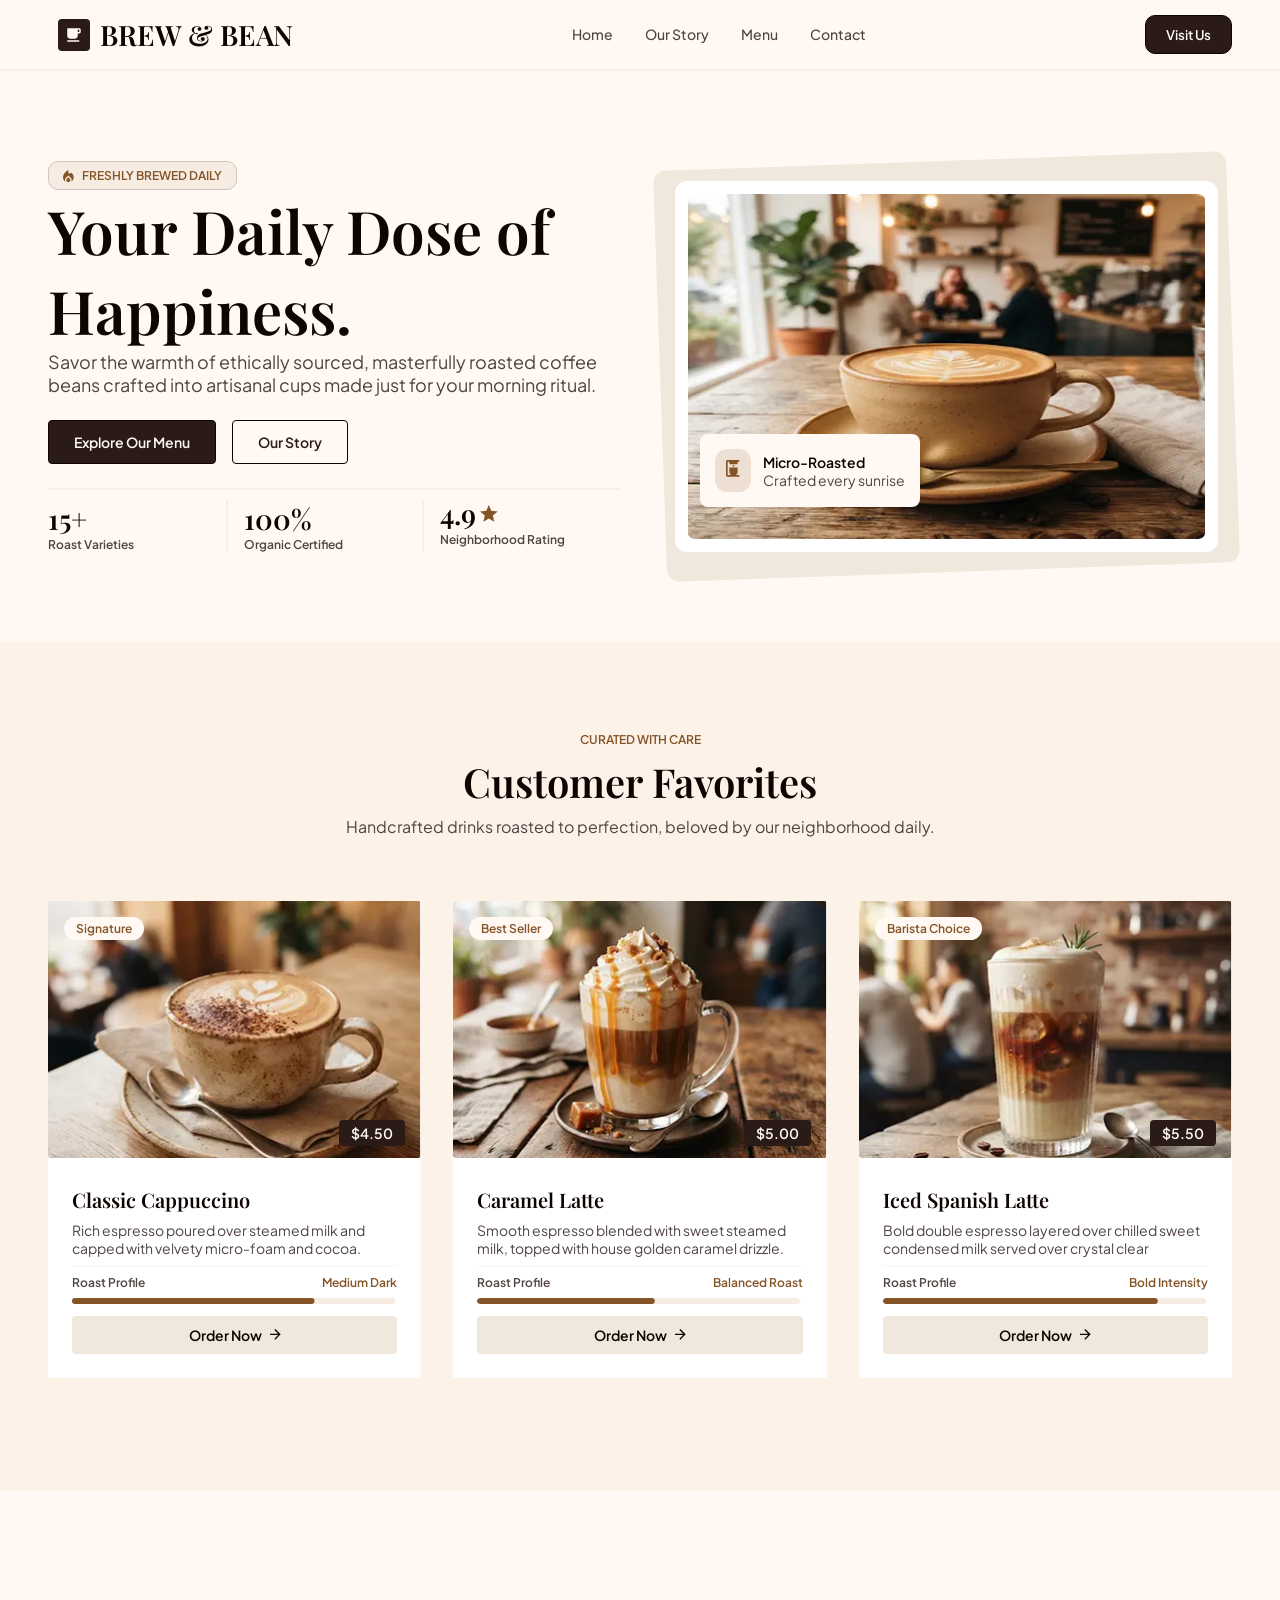
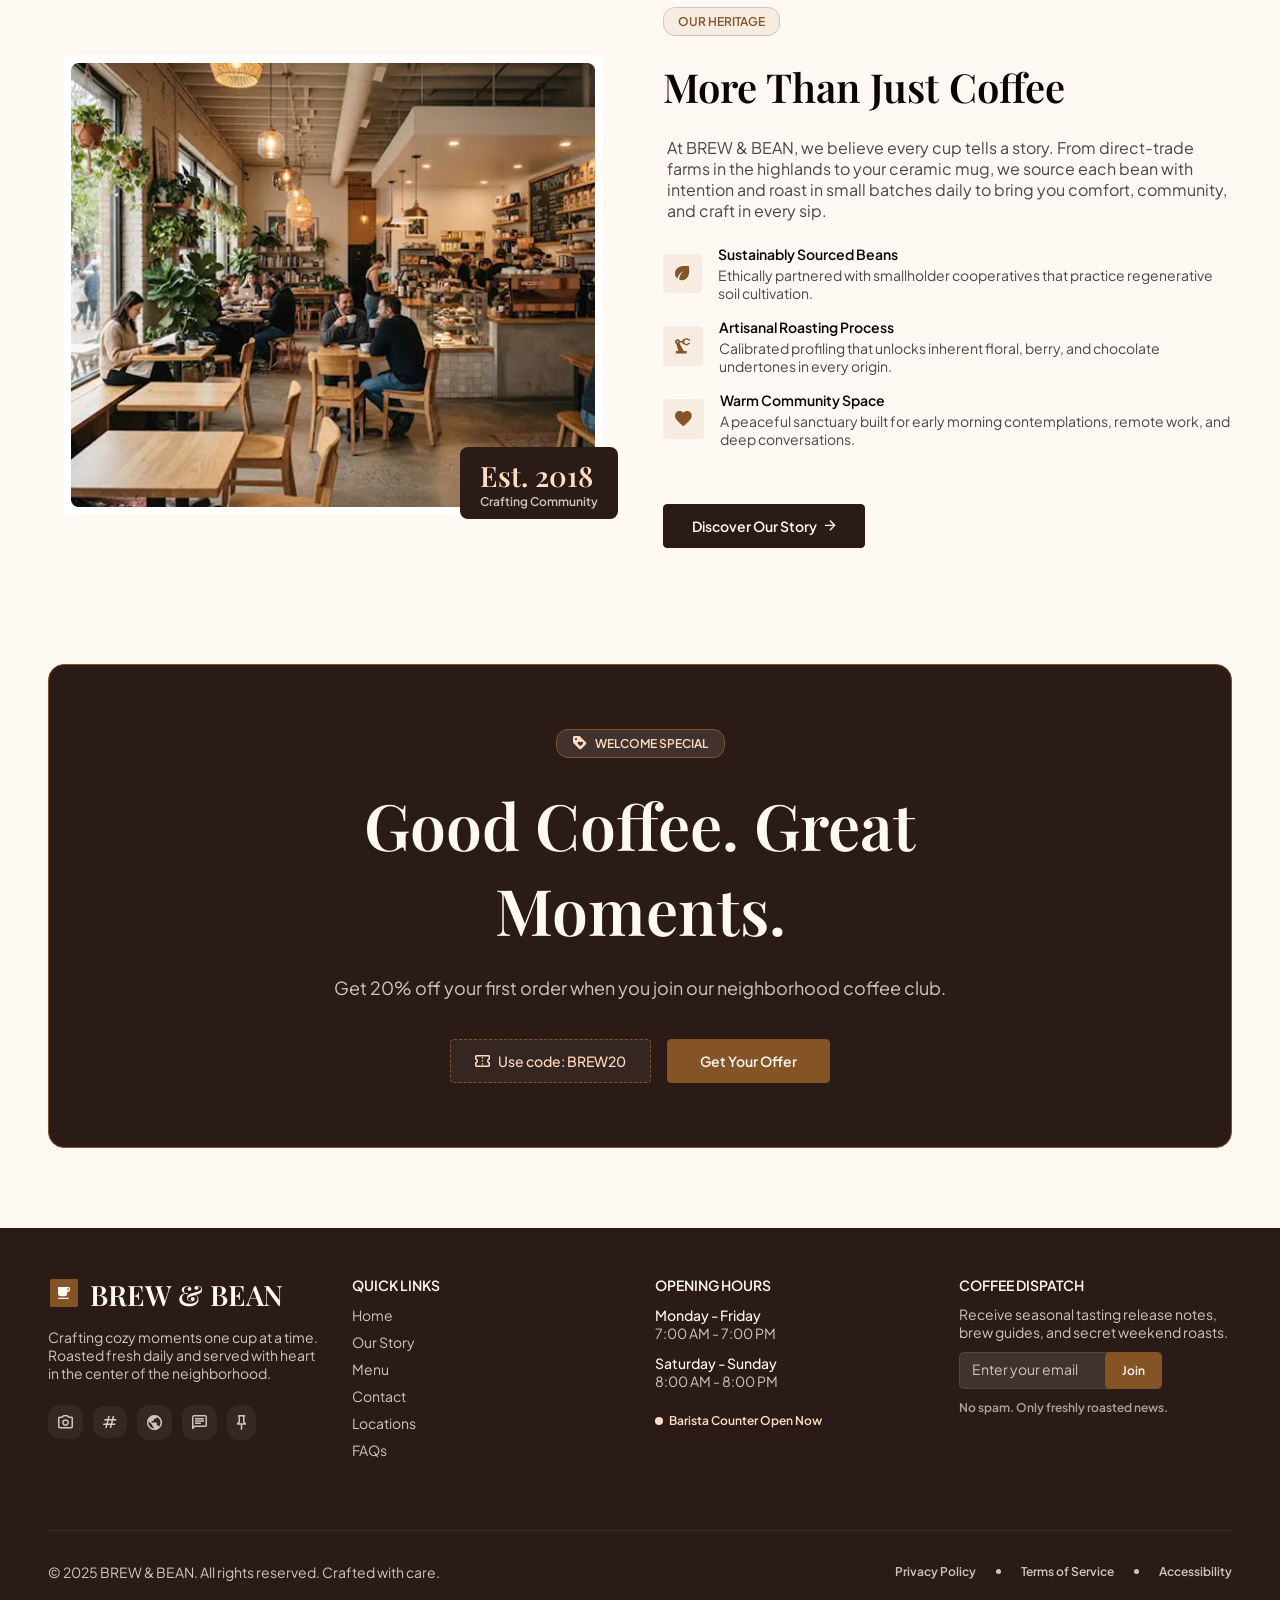
<file: index.html>
<!DOCTYPE html>
<html lang="en">

<head>
    <meta charset="UTF-8">
    <meta name="viewport" content="width=device-width, initial-scale=1.0">
    <link rel="stylesheet" href="./assits/CSS/base.css">
    <link rel="stylesheet" href="./assits/CSS/main.css">
    <title>BREW & BEAN</title>

</head>

<body>

    <header>
        <div class="container">
            <div class="row navGap">
                <div class="logo">
                    <div class="row">
                        <div class="circle"></div>
                        <img src="./assits/imgs/miniproject/icon.svg" alt="logo">
                        <p>BREW & BEAN</p>
                    </div>
                </div>
                <nav class="sections">
                    <ul>
                        <div class="row">
                            <li class="link">
                                <a href="#">Home</a>
                            </li>
                            <li class="link">
                                <a href="#">Our Story</a>
                            </li>
                            <li class="link">
                                <a href="#">
                                    Menu
                                </a>
                            </li>
                            <li class="link">
                                <a href="#">
                                    Contact
                                </a>
                            </li>
                        </div>
                    </ul>
                </nav>
                <div class="endNavbar">
                    <div class="row">
                        <button class="visit">Visit Us</button>
                        <button class="list">
                            <img src="./assits/imgs/miniproject/list.svg" alt="list">
                        </button>
                    </div>
                </div>
            </div>
        </div>
    </header>
    <main>
        <section class="section1">
            <div class="container">
                <div class="left">
                    <div class="row freshDaily">
                        <img class="hotCoffey" src="./assits/imgs/miniproject/hotCoffey.svg" alt="hotCoffey">
                        <img class="fire" src="./assits/imgs/miniproject/fresh.svg" alt="fresh">
                        <p class="fresh">FRESHLY BREWED DAILY</p>
                    </div>
                    <h1>Your Daily Dose of Happiness.</h1>
                    <p class="title">Savor the warmth of ethically sourced, masterfully roasted coffee beans crafted
                        into artisanal cups made just for your morning ritual.</p>
                    <div class="btns">
                        <div class="row">
                            <button class='btn1'>
                                Explore Our Menu
                            </button>
                            <button class='btn2'>
                                Our Story
                            </button>
                        </div>
                    </div>
                    <div class="section1footer">
                        <div class="row row2">
                            <div class="rate bord">
                                <p class="top">15+</p>
                                <p class="bottom1">Roast Varieties</p>
                                <p class="bottom2">Varieties</p>
                            </div>
                            <div class="rate bord">
                                <p class="top">100%</p>
                                <p class="bottom1">Organic Certified</p>
                                <p class="bottom2">Organic</p>
                            </div>
                            <div class="rate">
                                <div class="row">
                                    <p class="top">4.9</p>
                                    <img class="star" src="./assits/imgs/miniproject/star.svg" alt="star">
                                </div>
                                <p class="bottom1">Neighborhood Rating</p>
                                <p class="bottom2">Rating</p>
                            </div>
                        </div>
                    </div>
                </div>
                <div class="right">
                    <div class="rotate">
                    </div>
                    <div class="coffey">
                        <img class="coffeyimg" src="./assits/imgs/miniproject/coffey.webp" alt="coffy">
                        <div class="ethio">
                            <div class="row">
                                <div class="icon">
                                </div>
                                <p>Ethiopian Yirgacheffe</p>
                            </div>
                        </div>
                        <div class="machine">
                            <div class="row">
                                <div class="coffymachine">
                                    <img src="./assits/imgs/miniproject/coffieMachine.svg" alt="coffieMachine">
                                </div>
                                <div class="roasted">
                                    <p class="first">
                                        Micro-Roasted
                                    </p>
                                    <p class="second">
                                        Crafted every sunrise
                                    </p>
                                </div>
                            </div>
                        </div>
                    </div>
                </div>
            </div>
        </section>
        <section class="section2">
            <div class="container">
                <div class="s2title">
                    <div class="row">
                        <div class="line"></div>
                        <p class="house">HOUSE SPECIALTIES</p>
                    </div>
                    <p class="curated">CURATED WITH CARE</p>
                    <h2>Customer Favorites</h2>
                    <p class="Handcrafted">Handcrafted drinks roasted to perfection, beloved by our neighborhood daily.
                    </p>
                    <p class="HandcraftedMopile">Handcrafted daily by our resident baristas.</p>
                </div>
                <div class="drinks">
                    <div class="drink drink1">
                        <div class="hoverDrink">
                            <div class="image">
                                <img class="item" src="./assits/imgs/miniproject/hot cappuccino.webp"
                                    alt="hot cappuccino">
                                <div class="signiture">Signature</div>
                                <div class="price">$4.50</div>
                            </div>
                            <div class="description">
                                <div class="row">
                                    <h3>Classic Cappuccino</h3>
                                    <p class="hot">Hot</p>
                                </div>

                                <p class="ingredients">Rich espresso poured over steamed milk and
                                    capped with velvety micro-foam and cocoa.</p>
                                <div class="s2bottom">
                                    <div class="row">
                                        <p class="first">Roast Profile</p>
                                        <p class="second">Medium Dark</p>
                                    </div>
                                </div>
                                <img class="lines" src="./assits/imgs/miniproject/line1.svg" alt="line1">
                                <div class="order">
                                    <div class="row">
                                        <img class="bayingIcone" src="./assits/imgs/miniproject/bayingIcone.svg"
                                            alt="bayingIcone">
                                        <p>Order Now</p>
                                        <img class="arrow" src="./assits/imgs/miniproject/arrow.svg" alt="arrow">
                                    </div>
                                </div>
                            </div>
                        </div>
                    </div>
                    <div class="drink drink2">
                        <div class="image">
                            <img class="item" src="./assits/imgs/miniproject/caramel latte.webp" alt="caramel latte">
                            <div class="signiture">Best Seller</div>
                            <div class="price">$5.00</div>
                        </div>
                        <div class="description">
                            <div class="row">
                                <h3>Caramel Latte</h3>
                                <p class="hot">Sweet</p>
                            </div>
                            <p class="ingredients">Smooth espresso blended with sweet steamed
                                milk, topped with house golden caramel drizzle.</p>
                            <div class="s2bottom">
                                <div class="row">
                                    <p class="first">Roast Profile</p>
                                    <p class="second">Balanced Roast</p>
                                </div>
                            </div>
                            <img class="lines" src="./assits/imgs/miniproject/line2.svg" alt="line2">
                            <div class="order">
                                <div class="row">
                                    <img class="bayingIcone" src="./assits/imgs/miniproject/bayingIcone.svg"
                                        alt="bayingIcone">
                                    <p>Order Now</p>
                                    <img class="arrow" src="./assits/imgs/miniproject/arrow.svg" alt="arrow">
                                </div>
                            </div>
                        </div>
                    </div>
                    <div class="drink drink3">
                        <div class="image">
                            <img class="item" src="./assits/imgs/miniproject/Iced Spanish latte.webp"
                                alt="Iced Spanish latte">
                            <div class="signiture">Barista Choice</div>
                            <div class="price">$5.50</div>
                        </div>
                        <div class="description">
                            <div class="row">
                                <h3>Iced Spanish Latte</h3>
                                <p class="hot">Iced</p>
                            </div>

                            <p class="ingredients">Bold double espresso layered over chilled
                                sweet condensed milk served over crystal clear</p>
                            <div class="s2bottom">
                                <div class="row">
                                    <p class="first">Roast Profile</p>
                                    <p class="second">Bold Intensity</p>
                                </div>
                            </div>
                            <img class="lines" src="./assits/imgs/miniproject/line3.svg" alt="line3">
                            <div class="order">
                                <div class="row">
                                    <img class="bayingIcone" src="./assits/imgs/miniproject/bayingIcone.svg"
                                        alt="bayingIcone">
                                    <p>Order Now</p>
                                    <img class="arrow" src="./assits/imgs/miniproject/arrow.svg" alt="arrow">
                                </div>
                            </div>
                        </div>
                    </div>
                </div>
            </div>
        </section>
        <section class="section3">
            <div class="container">
                <div class="s3left">
                    <div class="coffeyShop">
                        <img src="./assits/imgs/miniproject/coffeyShop.webp" alt="coffeyShop">
                        <div class="est">
                            <p>Est. 2018</p>
                        </div>
                        <div class="crafting">
                            <p class="firstCraft">Est. 2018</p>
                            <p class="secondCraft">Crafting Community</p>
                        </div>
                    </div>
                </div>
                <div class="s3right">
                    <div class="philosophy">
                        <div class="row">
                            <div class="line"></div>
                            <p>OUR PHILOSOPHY</p>
                        </div>

                    </div>
                    <p class="heritage">OUR HERITAGE</p>
                    <h2>More Than Just Coffee</h2>
                    <p class="story1">We believe the best conversations happen over
                        freshly roasted beans. Since 2018, our sanctuary has
                        been dedicated to ethical direct-trade farm
                        partnerships, quiet spaces, and honoring the slow
                        craft of coffee brewing.</p>
                    <p class="story2">At BREW & BEAN, we believe every cup tells a story. From direct-trade
                        farms in the highlands to your ceramic mug, we source each bean with
                        intention and roast in small batches daily to bring you comfort, community,
                        and craft in every sip.</p>
                    <div class="communities">
                        <div class="community com1">
                            <div class="row">
                                <img class="comunityImage1" src="./assits/imgs/miniproject/leaf1.svg" alt="leaf">
                                <img class="comunityImage2" src="./assits/imgs/miniproject/community1.svg" alt="leaf">
                                <div class="com">
                                    <h3 class="first">Sustainably Sourced Beans</h3>
                                    <h3 class="second">Ethically Sourced</h3>
                                    <p class="dis1">Ethically partnered with smallholder cooperatives that practice
                                        regenerative soil cultivation.</p>
                                    <p class="dis2">100% fair trade relationships with sustainable
                                        independent farms.</p>
                                </div>
                            </div>
                        </div>
                        <div class="community">
                            <div class="row">
                                <img class="comunityImage1" src="./assits/imgs/miniproject/fire1.svg" alt="fire">
                                <img class="comunityImage2" src="./assits/imgs/miniproject/community2.svg" alt="fix">
                                <div class="com">
                                    <h3 class="first">Artisanal Roasting Process</h3>
                                    <h3 class="second">Small-Batch Roasting</h3>
                                    <p class="dis1">Calibrated profiling that unlocks inherent floral, berry, and
                                        chocolate
                                        undertones in every origin.</p>
                                    <p class="dis2">Carefully profiled every Tuesday morning for
                                        guaranteed peak aroma.</p>
                                </div>
                            </div>
                        </div>
                        <div class="community">
                            <div class="row">
                                <img class="comunityImage1" src="./assits/imgs/miniproject/harte1.svg" alt="harte">
                                <img class="comunityImage2" src="./assits/imgs/miniproject/community3.svg" alt="harte">
                                <div class="com">
                                    <h3 class="first">Warm Community Space</h3>
                                    <h3 class="second">Community First</h3>
                                    <p class="dis1">A peaceful sanctuary built for early morning contemplations, remote
                                        work,
                                        and deep conversations.</p>
                                    <p class="dis2">A peaceful, cozy sanctuary designed for reading,
                                        thinking, and unwinding.</p>
                                </div>
                            </div>
                        </div>
                    </div>
                    <div class="discover">
                        <button class="row">
                            <p>Discover Our Story</p>
                            <img src="./assits/imgs/miniproject/discoverArrow.svg" alt="Arrow">
                        </button>
                    </div>
                </div>
            </div>
        </section>
        <section class="section4">
            <div class="container">
                <div class="payment">
                    <div class="row tittle">
                        <img src="./assits/imgs/miniproject/welcom.svg" alt="welcom">
                        <p class="mobileWelcom">Special Mobile Welcome</p>
                        <p class="welcom">WELCOME SPECIAL</p>
                    </div>
                    <h2>Good Coffee. Great Moments.</h2>
                    <p class="mobileDiscount">Get 20% off your first order when you order at
                        the counter or in advance.</p>
                    <p class="discount">Get 20% off your first order when you join our neighborhood coffee club.</p>
                    <div class="row buttons">
                        <button class="button1">
                            <div class="mobileCode">
                                <div class="row">
                                    <p class="code">CODE:</p>
                                    <p class="value">BREW20</p>
                                </div>
                            </div>
                            <div class="row discktopCode">
                                <img src="./assits/imgs/miniproject/pay.svg" alt="pay">
                                <p>Use code: BREW20</p>
                            </div>
                        </button>
                        <button class="button2">
                            Get Your Offer
                        </button>
                    </div>
                </div>
            </div>
        </section>
        <section class="visitBar deletDisktop">
            <div class="container">
                <h2>Visit Our Bar</h2>
                <div class="row">
                    <img src="./assits/imgs/miniproject/location.svg" alt="location">
                    <p>442 Roaster's Way, Brooklyn, NY</p>
                </div>
                <div class="row">
                    <img src="./assits/imgs/miniproject/time.svg" alt="time">
                    <p>Mon-Fri 7am-7pm · Sat-Sun 8am-8p</p>
                </div>
                <div class="row">
                    <img src="./assits/imgs/miniproject/phone.svg" alt="phone">
                    <p>(555) 382-7391</p>
                </div>
            </div>
        </section>
    </main>
    <footer>
        <div class="container">
            <div class="footerTop">
                <div class="rowgrid">
                    <div class="footer1">
                        <div class="row">
                            <img class="icon2" src="./assits/imgs/miniproject/icon2.svg" alt="icon">
                            <h2>BREW & BEAN</h2>
                        </div>
                        <p class="deletMapile">Crafting cozy moments one cup at a time. Roasted
                            fresh daily and served with heart in the center of the
                            neighborhood.</p>
                        <p class="deletDisktop">Crafting peaceful morning rituals and
                            community connection one cup at a time.</p>
                        <div class="linkformopile deletDisktop">
                            <div class="first">
                                <a href="#">Home</a>
                                <a href="#">Menu</a>
                                <a href="#">Privacy Policy</a>
                            </div>
                            <div class="second">
                                <a href="#">Our Story</a>
                                <a href="#">Contact</a>
                                <a href="#">Terms of Service</a>
                            </div>
                        </div>
                        <div class="rowfooter">
                            <div class="row photos">
                                <img src="./assits/imgs/miniproject/camera.svg" alt="camera">
                                <img src="./assits/imgs/miniproject/hash.svg" alt="hash">
                                <img src="./assits/imgs/miniproject/world.svg" alt="world">
                                <img class="deletMapile" src="./assits/imgs/miniproject/massage.svg" alt="massage">
                                <img class="deletMapile" src="./assits/imgs/miniproject/pin.svg" alt="pin">
                            </div>
                            <div class="brookiyn">
                                <p>Brooklyn, NY</p>
                            </div>
                        </div>
                    </div>
                    <div class="footer2">
                        <h3 class="deletMapile">QUICK LINKS</h3>
                        <ul>
                            <li class="deletMapile">
                                <a href="#">Home</a>
                            </li>
                            <li class="deletMapile">
                                <a href="#">Our Story</a>
                            </li>
                            <li class="deletMapile">
                                <a href="#">Menu</a>
                            </li>
                            <li class="deletMapile">
                                <a href="#">Contact</a>
                            </li>
                            <li class="deletMapile">
                                <a href="#">Locations</a>
                            </li>
                            <li class="deletMapile">
                                <a href="#">FAQs</a>
                            </li>
                        </ul>
                    </div>
                    <div class="footer3">
                        <div class="rowfooter3">
                            <h3 class="deletMapile">OPENING HOURS</h3>
                            <div class="open7 deletMapile">
                                <p class="day">Monday - Friday</p>
                                <p class="time">7:00 AM - 7:00 PM</p>
                            </div>
                            <div class="open8 deletMapile">
                                <p class="day">Saturday - Sunday</p>
                                <p class="time">8:00 AM - 8:00 PM</p>
                            </div>
                            <div class="openNow deletMapile">
                                <div class="row">
                                    <div class="circle deletMapile">
                                    </div>
                                    <p class="deletMapile">Barista Counter Open Now</p>
                                </div>
                            </div>
                        </div>
                    </div>
                    <div class="footer4">
                        <h3 class="deletMapile">COFFEE DISPATCH</h3>
                        <p class="topParagragh deletMapile">Receive seasonal tasting release
                            notes, brew guides, and secret
                            weekend roasts.</p>
                        <div class="row">
                            <form>
                                <input class="deletMapile" type="text" placeholder="Enter your email" name="user-email">
                                <input class="deletMapile" type="submit" value="Join">
                            </form>
                        </div>
                        <p class="bottomParagraph deletMapile">No spam. Only freshly roasted news.</p>
                    </div>
                </div>
            </div>
            <div class="footerbottom">
                <div class="rowfooterbottom">
                    <div class="leftbottom">
                        <p>© 2025 BREW & BEAN. All rights reserved. Crafted with care.</p>
                    </div>
                    <div class="rightbottom">
                        <div class="rowrightbottom">
                            <a class="deletMapile" href="#">Privacy Policy</a>
                            <div class="footercircle deletMapile"></div>
                            <a class="deletMapile" href="#">Terms of Service</a>
                            <div class="footercircle deletMapile">
                            </div>
                            <a class="deletMapile" href="#">Accessibility</a>
                        </div>
                    </div>
                </div>
            </div>
        </div>
    </footer>

</body>

</html>
</file>
<file: assits/CSS/base.css>
*{
    margin : 0;
    padding : 0;
    box-sizing: border-box;
}
a{
    text-decoration: line-through;
     /* يحط خط فوق الكلمة وهاي مفيدة في الخصومات   */
       text-decoration: overline;
       /*  بحط خط فوق الكلمة */
        text-decoration: none; 
        /*  بحذف الخط اللي تحت الكلمة */
}
html, body{
    width: 100%;
}
button{
    /* background-color: transparent; بخلي خلفية الزر شفافة */
    /* border: 0; ما الو حدود */
}
ul{
    list-style: none; 
    /* بتكون القوائم ما في الها رموز جنبها كأنها طايرة  */
}
.container{
    width: calc( 100% - 96px );
    margin : auto;
}
.row{
    display: flex;
    flex-wrap: wrap;
    align-items: center;
    /* justify-content: center; */
}
</file>
<file: assits/CSS/main.css>
@font-face {
    font-family: 'playfair semibold';
    src: url('../fonts/PlayfairDisplay-SemiBold.ttf');
}

@font-face {
    font-family: 'jakarta semibold';
    src: url('../fonts/PlusJakartaSans-SemiBold.ttf');
}

@font-face {
    font-family: 'jakartaMedium';
    src: url('../fonts/PlusJakartaSans-Medium.ttf');
}

/* @font-face {
    font-family: 'jakartaReguler';
    src: url('../fonts/PlayfairDisplay-Regular.ttf');
} */
@font-face {
    font-family: 'jakartaReguler';
    src: url('../fonts/PlusJakartaSans-Regular.ttf');
}

body {
    background-color: #FFF8F3;
    width: 100%;
}

header {
    width: 100%;
    padding: 15px 0;
    border-bottom: solid 2px rgb(79, 68, 66, 5%);
}

.logo .row {
    gap: 10px;
}

.logo p {
    font-family: playfair semibold;
    font-size: 28px;
    color: #0E0402;
}

header .container .navGap {
    justify-content: space-between;
    margin: auto;
}

.sections .row {
    gap: 32px;
}

.sections .link a {
    font-family: jakartaMedium;
    font-size: 14px;
    color: #4F4442;
    display: inline-block;
}

.endNavbar .visit {
    padding: 10px 20px;
    font-family: jakarta semibold;
    background-color: #2B1B17;
    color: #FFF8F3;
    border-radius: 10px;
    border: #0E0402 1px solid;
    transition: all .4s;
    margin-left: 0px;
}

.endNavbar .visit:hover {
    background-color: #ae4f35;
    border: #d19180 1px solid;
}

.sections .link a:hover {
    border-bottom: 1px solid #845326;
    color: #845326;
    font-family: jakarta semibold;
}

.endNavbar .list {
    display: none;
}

.section1 {
    margin-top: 90px;
    margin-bottom: 90px;
}

.section1 .container {
    display: grid;
    grid-template-columns: repeat(auto-fit, minmax(300px, 1fr));
    gap: 39px;
}

.section1 .left{
    animation: s3leftAnimation 2s ease both;
}

.section1 .left .hotCoffey {
    display: none;
}

.section1 .fresh {
    font-family: jakarta semibold;
    font-size: 12px;
    color: #845326;
}

.section1 .freshDaily {
    gap: 8px;
    background-color: #F6ECE2;
    width: fit-content;
    padding: 6px 14px;
    border: 1px solid #D3C3C0;
    border-radius: 10px;
}

.section1 h1 {
    font-family: playfair semibold;
    color: #0E0402;
    font-size: 60px;
}

.section1 .title {
    color: #4F4442;
    font-family: jakartaReguler;
    font-size: 18px;
}

.btns .btn1 {
    background-color: #2B1B17;
    padding: 12px 25px;
    border-radius: 4px;
    border: 1px solid #0E0402;
    color: #FFF8F3;
    font-family: jakarta semibold;
    font-size: 14px;
    transition: all 0.4s;
}

.btns .btn1:hover {
    background-color: #ae4f35;
    border: #d19180 1px solid;
}

.btns .row {
    gap: 16px;
    margin: 24px 0px;
}

.btns .btn2 {
    background-color: #FFF8F3;
    padding: 12px 25px;
    border-radius: 4px;
    border: 1px solid #0E0402;
    color: #2B1B17;
    font-family: jakarta semibold;
    font-size: 14px;
    transition: all 0.5s;
}

.btns .btn2:hover {
    background-color: #ae4f35;
    border: #d19180 1px solid;
    color: #FFF8F3;
}

.left .section1footer {
    border-top: solid 2px rgb(79, 68, 66, 5%);
}

.section1footer .row {
    display: grid;
    grid-template-columns: repeat(auto-fit, minmax(100px, 1fr));
    gap: 16px;
}

.section1footer .bord {
    border-right: solid 2px rgb(79, 68, 66, 5%);
    margin-top: 10px;
}

.section1footer .rate .top {
    font-family: playfair semibold;
    font-size: 28px;
    color: #0E0402;
}

.section1footer .rate .bottom1 {
    font-family: jakarta semibold;
    font-size: 12px;
    color: #4F4442;
}

.section1footer .rate .bottom2 {
    display: none;
}

.section1footer .rate .row .star {
    width: 10%;
}

.section1footer .rate .row {
    display: flex;
    flex-wrap: nowrap;
    gap: 4px;
}

.section1 .right {
    position: relative;
}

.section1 .right .rotate {
    background-color: #F0E7DD;
    height: 105%;
    /* transform: rotate(-2deg); */
    z-index: 0;
    display: flex;
    align-items: center;
    justify-content: center;
    border-radius: 12px;
    animation: rotateanimation 2s ease both;
}

@keyframes rotateanimation {
    0% {
        opacity: 0;
        transform: translateY(100px) rotate(0deg);
    }

    50% {
        opacity: 1;
        transform: translateY(0) rotate(0deg);
    }

    100% {
        opacity: 1;
        transform: translateY(0) rotate(-2deg);
    }
}

@keyframes coffeyCup {
    0% {
        opacity: 0;
        transform: translateY(100px);
    }

    100% {
        opacity: 1;
        transform: translateY(0);
    }
}

@keyframes machineAnimation {
    0% {
        opacity: 0;
        transform: translateX(400px);
    }

    100% {
        opacity: 1;
        transform: translateX(0);
    }
}

@keyframes deinksAnimation {
    0% {
        opacity: 0;
        transform: translateY(100px);
    }

    100% {
        opacity: 1;
        transform: translateY(0);
    }
}

@keyframes s3leftAnimation {
    0% {
        opacity: 0;
        transform: translateX(-200px);
    }

    100% {
        opacity: 1;
        transform: translateX(0);
    }
}

@keyframes s3rightAnimation {
    0% {
        opacity: 0;
        transform: translateX(200px);
    }

    100% {
        opacity: 1;
        transform: translateX(0);
    }
}

.section1 .right .coffeyimg {
    padding: 13px;
    background-color: #FFFFFF;
    border-radius: 12px;
    position: absolute;
    width: 90%;
    height: 90%;
    top: 20px;
    left: 15px;
    width: 95%;
    height: 95%;
    animation: coffeyCup 1s ease 0.5s both;
}

.machine {
    background-color: #FFF8F3;
    z-index: 2;
    position: absolute;
    bottom: 45px;
    left: 40px;
    padding: 15px;
    border-radius: 8px;
    animation: machineAnimation 2s 1s ease both;
}

.coffey .ethio {
    display: none;
}

.machine .row {
    gap: 12px;
}

.machine .coffymachine {
    padding: 11px 11px;
    background-color: rgb(132, 83, 38, 15%);
    border-radius: 12px;
}

.machine .roasted .first {
    font-family: jakarta semibold;
    font-size: 14px;
    color: #0E0402;
}

.machine .roasted .second {
    font-family: jakartaReguler;
    font-size: 14px;
    color: #4F4442;
}

.section2 {
    background-color: #FCF2E8;
}

.section2 .s2title {
    padding-top: 90px;
    display: flex;
    flex-direction: column;
    align-items: center;
    justify-content: center;
    gap: 8px;
}

.section2 .s2title .curated {
    font-family: jakarta semibold;
    font-size: 12px;
    color: #845326;
}

.section2 .s2title h2 {
    font-family: playfair semibold;
    font-size: 40px;
    color: #0E0402;
}

.section2 .s2title .Handcrafted {
    font-family: jakartaReguler;
    font-size: 16px;
    color: #4F4442;
    margin-bottom: 64px;
}

.section2 .drinks {
    display: grid;
    grid-template-columns: repeat(auto-fit, minmax(350px, 1fr));
    gap: 32px;
    padding-bottom: 113px;
}

.drink:hover {
    transform: scale(1.09);
}

.section2 .drink {
    background-color: #FFFFFF;
    border-radius: 3px;
    transition: all 0.4s;
}

.section2 .drink .image {
    position: relative;
}

.section2 .drink .item {
    width: 100%;
    height: 50%;
    border-radius: 3px;
    z-index: 0;
}

.section2 .drink .signiture {
    position: absolute;
    z-index: 1;
    top: 16px;
    left: 16px;
    padding: 4px 12px;
    background-color: #FFF8F3;
    border-radius: 12px;
    font-family: jakarta semibold;
    font-size: 12px;
    color: #845326;
}

.section2 .drinks .drink1 {
    animation: deinksAnimation 1s ease both;
    animation-timeline: view();
    animation-range: entry 50% entry 100%;
}

.section2 .drinks .drink2 {
    animation: deinksAnimation 1s 2s ease both;
    animation-timeline: view();
    animation-range: entry 0% entry 100%;
}

.section2 .drinks .drink3 {
    animation: deinksAnimation 1s 3s ease both;
    animation-timeline: view();
    animation-range: entry 0% entry 100%;
}

.section2 .drink .price {
    position: absolute;
    z-index: 1;
    bottom: 16px;
    right: 16px;
    padding: 4px 12px;
    background-color: #2B1B17;
    border-radius: 4px;
    font-family: jakarta semibold;
    font-size: 14px;
    color: #FFF8F3;
}

.section2 .drink .description {
    padding: 24px;
}

.section2 .drink .description .row .hot {
    display: none;
}

.section2 .drink .description .order .row .bayingIcone {
    display: none;
}

.section2 .drink .description h3 {
    font-family: playfair semibold;
    font-size: 20px;
    color: #0E0402;
    margin-bottom: 8px;
}

.section2 .drink .description .ingredients {
    font-family: jakartaReguler;
    font-size: 14px;
    color: #4F4442;
    padding-bottom: 8px;
    border-bottom: solid 2px rgb(79, 68, 66, 3%);
}

.s2bottom .row {
    justify-content: space-between;
    padding-top: 8px;
}

.s2bottom .row .first {
    font-family: jakarta semibold;
    font-size: 12px;
    color: #4F4442;
}

.s2bottom .row .second {
    font-family: jakarta semibold;
    font-size: 12px;
    color: #845326;
}

.section2 .drink .description .order .row {
    display: flex;
    align-items: center;
    justify-content: center;
    padding: 10px 16px;
    background-color: #F0E7DD;
    border-radius: 4px;
    margin-top: 8px;
    gap: 8px;
    transition: all 0.4s;

}

.section2 .drink .description .order .row:hover {
    background-color: #85674c;
}

.section2 .drink .description .order .row p {
    font-family: jakarta semibold;
    font-size: 14px;
    color: #0E0402;
}

.section2 .s2title .row {
    display: none;
}

.section2 .s2title .HandcraftedMopile {
    display: none;
}

.section3 .s3left {
    margin-top: 48px;
    animation: s3leftAnimation 2s ease both;
    animation-timeline: view();
    animation-range: entry 50% entry 100%;
}

.section3 .container {
    margin-top: 116px;
    margin-bottom: 116px;
    display: grid;
    grid-template-columns: repeat(auto-fit, minmax(400px, 1fr));
    gap: 45px;
}

.section3 .s3left .coffeyShop {
    position: relative;
    width: fit-content;
    padding: 0 15px;
}

.section3 .s3left .coffeyShop img {
    width: 100%;
    height: auto;
    padding: 8px;
    background-color: #FFFFFF;
    border-radius: 8px;
    object-fit: cover;
}

.section3 .s3left .coffeyShop .est {
    display: none;
}

.section3 .s3left .coffeyShop .crafting {
    position: absolute;
    bottom: 0px;
    right: 0px;
    padding: 10px 20px;
    background-color: #2B1B17;
    border-radius: 8px;
}

.section3 .s3left .coffeyShop .crafting .firstCraft {
    font-family: playfair semibold;
    font-size: 28px;
    color: #FFDCC2;

}

.section3 .s3left .coffeyShop .crafting .secondCraft {
    font-family: jakarta semibold;
    font-size: 12px;
    color: #D3C3C0;

}

.s3right {
    animation: s3rightAnimation 2s ease both;
    animation-timeline: view();
    animation-range: entry 0% entry 100%;
}

.s3right .heritage {
    font-family: jakarta semibold;
    font-size: 12px;
    color: #845326;
    padding: 6px 14px;
    background-color: #F6ECE2;
    border-radius: 12px;
    width: fit-content;
    border: 1px solid #D3C3C0;
}

.s3right h2 {
    font-family: playfair semibold;
    font-size: 40px;
    color: #0E0402;
    padding-top: 24px;
}

.s3right .philosophy {
    display: none;
}

.s3right .story2 {
    font-family: jakartaReguler;
    font-size: 16px;
    color: #4F4442;
    padding-top: 24px;
    padding-left: 4px;
}

.s3right .story1 {
    display: none;
}

.s3right .communities {
    padding-top: 24px;
}

.s3right .communities .row {
    display: flex;
    flex-wrap: nowrap;
    gap: 16px;
}

.s3right .community .row .comunityImage1 {
    display: none;
}

.s3right .communities .row .comunityImage2 {
    padding: 12px;
    background-color: #F6ECE2;
    border-radius: 4px;
    border: 1px solid #D3C3C0'

}

.s3right .communities .row .first {
    font-family: jakarta semibold;
    font-size: 14px;
    color: #0E0402;
    padding-bottom: 3px;
}

.s3right .communities .row .second {
    display: none;
}

.s3right .communities .community {
    padding-bottom: 16px;
}

.s3right .communities .row .dis1 {
    font-family: jakartaReguler;
    font-size: 14px;
    color: #4F4442;
}

.s3right .communities .row .dis2 {
    display: none;
}

.s3right .communitie .com1 {
    padding-top: 8px;
}

.s3right .discover {
    padding-top: 40px;
}

.s3right .discover .row {
    padding: 12px 28px;
    background-color: #2B1B17;
    border-radius: 4px;
    gap: 8px;
    width: fit-content;
    align-items: center;
    border: 1px solid #2B1B17;
    cursor: pointer;
}

.s3right .discover button p {
    font-family: jakarta semibold;
    font-size: 14px;
    color: #FFF8F3;
    transition: all 0.4s;
}

.s3right .discover button:hover {
    background-color: #ac6856;
    border: #ae4f35 1px solid;
}

.section4 {
    margin-top: 80px;
    margin-bottom: 80px;
}

.section4 .container .payment {
    background-color: #2B1B17;
    border-radius: 16px;
    border: 1px solid #845326;
    display: flex;
    flex-direction: column;
    flex-wrap: nowrap;
    justify-content: center;
    align-items: center;
    gap: 24px;
    padding: 64px 207px;
    animation: deinksAnimation 1s ease both;
    animation-timeline: view();
    animation-range: entry 0% entry 100%;
}

.section4 .container .payment .tittle {
    gap: 8px;
    padding: 6px 16px;
    border-radius: 12px;
    border: 1px solid #845326;
    background-color: rgb(255, 248, 243, 10%);
    width: fit-content;
}

.section4 .container .payment .tittle .welcom {
    font-family: jakarta semibold;
    font-size: 12px;
    color: #FFDCC2;
}

.section4 .container .payment .tittle .mobileWelcom {
    display: none;
}

.section4 .container .payment h2 {
    font-family: playfair semibold;
    font-size: 64px;
    color: #FFF8F3;
    text-align: center;
}

.section4 .container .payment .discount {
    font-family: jakartaReguler;
    font-size: 18px;
    color: #D3C3C0;
    text-align: center;
}

.section4 .container .payment .mobileDiscount {
    display: none;
}

.section4 .container .payment .buttons {
    gap: 16px;
    padding-top: 16px;
}

.section4 .container .payment .buttons .button1 .row {
    gap: 8px;
}
.section4 .container .payment .buttons .button1:hover{
    background-color: #845326;
}
.section4 .container .payment .buttons .button1:hover p{
    color: #FFF8F3;
}
.section4 .container .payment .buttons .button1 .mobileCode {
    display: none;
}

.section4 .container .payment .buttons .button1 {
    padding: 12px 24px;
    border-radius: 4px;
    background-color: rgb(255, 248, 243, 5%);
    border: 1px dashed #845326;
    animation: s3leftAnimation 3s ease both;
    animation-timeline: view();
    animation-range: entry 0% entry 100%;
    transition: all 0.4s;
}

.section4 .container .payment .buttons .button1 p {
    font-family: jakartaMedium;
    font-size: 14px;
    color: #FFDCC2;
}

.section4 .container .payment .buttons .button2 {
    padding: 12px 32px;
    border-radius: 4px;
    background-color: #845326;
    border: #845326 1px solid;
    color: #FFF8F3;
    font-family: jakarta semibold;
    font-size: 14px;
    animation: s3rightAnimation 3s ease both;
    animation-timeline: view();
    animation-range: entry 0% entry 100%;
    transition: all 0.4s;
}
.section4 .container .payment .buttons .button2:hover{
    background-color: rgb(255, 248, 243, 5%);
}
.deletDisktop {
    display: none;
}

footer {
    background-color: #2B1B17;
    padding: 48px 0px;
}

footer .container .footerTop .rowgrid {
    display: grid;
    grid-template-columns: repeat(auto-fit, minmax(200px, 1fr));
    gap: 30px;
    padding-bottom: 48px;
    border-bottom: 1px solid rgb(129, 116, 113, 20%);
}

footer .container .footerTop .footer1 {
    display: flex;
    flex-direction: column;
    gap: 15px;
    padding-bottom: 42px;
}

footer .container .footerTop .footer1 .row {
    display: flex;
    align-items: center;
    gap: 10px;
}

footer .container .footerTop .footer1 .row h2 {
    font-family: playfair semibold;
    font-size: 28px;
    color: #FFF8F3;
}

footer .container .footerTop .footer1 p {
    font-family: jakartaReguler;
    font-size: 14px;
    color: #D3C3C0;
}

footer .container .footerTop .footer1 .photos {
    padding-top: 8px;
}

footer .container .footerTop .footer1 .photos img {
    padding: 10px;
    background-color: rgb(255, 248, 243, 5%);
    border-radius: 12px;
}

footer .container .footerTop .footer2 {
    display: flex;
    flex-direction: column;
    justify-content: start;
    align-items: start;
}

footer .container .footerTop .footer2 h3 {
    padding-bottom: 12px;
    font-family: jakarta semibold;
    font-size: 14px;
    color: #FFF8F3;
}

footer .container .footerTop .footer2 a {
    padding-bottom: 2.5px;
    color: #D3C3C0;
    font-family: jakartaReguler;
    font-size: 14px;
}

footer .container .footerTop .footer2 ul {
    display: flex;
    flex-direction: column;
    justify-content: start;
    align-items: start;
    gap: 8px;
    width: fit-content;
}

footer .container .footerTop .footer3 {
    display: flex;
    flex-direction: column;
    gap: 12px;
    justify-content: start;
    align-items: start;
    padding-bottom: 44px;
    padding-right: 20px;
}

footer .container .footerTop .footer3 .rowfooter3 {
    display: flex;
    flex-direction: column;
    gap: 12px;
    justify-content: start;
    align-items: start;
}

footer .container .footerTop .footer3 .rowfooter3 h3 {
    font-family: jakarta semibold;
    font-size: 14px;
    color: #FFF8F3;
    text-align: start;
}

footer .container .footerTop .footer3 .day {
    font-family: jakartaMedium;
    font-size: 14px;
    color: #FFF8F3;
}

footer .container .footerTop .footer3 .time {
    font-family: jakartaReguler;
    font-size: 14px;
    color: #D3C3C0;
}

footer .container .footerTop .footer3 .openNow {
    padding-top: 11.5px;
    padding-bottom: 4px;
}

footer .container .footerTop .footer3 .openNow .row {
    gap: 6px;
    display: flex;
    width: 100%;
}

footer .container .footerTop .footer3 .openNow .row .circle {
    width: 8px;
    height: 8px;
    background-color: #FFDCC2;
    border-radius: 12px;
}

footer .container .footerTop .footer3 .openNow .row {
    font-family: jakarta semibold;
    font-size: 12px;
    color: #FFDCC2;
}

footer .container .footerTop .footer4 {
    display: flex;
    flex-direction: column;
    justify-content: start;
    align-items: start;
    gap: 11px;
}

footer .container .footerTop .footer4 h3 {
    font-family: jakarta semibold;
    font-size: 14px;
    color: #FFF8F3;
}

footer .container .footerTop .footer4 .topParagragh {
    font-family: jakartaReguler;
    font-size: 14px;
    color: #D3C3C0;
}

footer .container .footerTop .footer4 .row input[type="text"] {
    padding-bottom: 10px;
    padding-left: 12px;
    padding-top: 10px;
    padding-right: 20px;
    background-color: rgb(255, 248, 243, 10%);
    border: 1px solid rgb(129, 116, 113, 30%);
    border-radius: 5px;
}

footer .container .footerTop .footer4 .row form {
    position: relative;
}

footer .container .footerTop .footer4 .row input::placeholder {
    font-family: jakartaReguler;
    font-size: 14px;
    color: #D3C3C0;
}

footer .container .footerTop .footer4 .row input[type="submit"] {
    padding: 10px 16px;
    background-color: #845326;
    border: 1px solid #845326;
    border-radius: 5px;
    position: absolute;
    right: 0px;
    color: #FFF8F3;
    font-family: jakarta semibold;
    font-size: 12px;
}

footer .container .footerTop .footer4 .bottomParagraph {
    font-family: jakarta semibold;
    font-size: 12px;
    color: rgb(211, 195, 192, 80%);
}

footer .container .footerbottom .rowfooterbottom {
    display: flex;
    padding-top: 32px;
    justify-content: space-between;
    align-items: center;
}

footer .container .footerbottom .rowfooterbottom p {
    font-family: jakartaReguler;
    font-size: 14px;
    color: #D3C3C0;
}

footer .container .footerTop .footer1 .rowfooter .brookiyn {
    display: none;
}

footer .container .footerbottom .rowfooterbottom .rowrightbottom {
    display: flex;
    align-items: center;
    gap: 20px
}

footer .container .footerbottom .rowfooterbottom .rowrightbottom .footercircle {
    width: 5px;
    height: 5px;
    border-radius: 50%;
    background-color: #D3C3C0;
}

footer .container .footerbottom .rowfooterbottom .rowrightbottom a {
    font-family: jakarta semibold;
    font-size: 12px;
    color: #D3C3C0;
}

footer .container .footerTop .footer1 .rowfooter .brookiyn {
    display: none;
}

@media (max-width : 800px) {
    header .circle {
        width: 10px;
        height: 10px;
        border-radius: 50%;
        background-color: #845326;
    }

    .logo img {
        display: none;
    }

    header .container {
        width: calc(100% - 20px);
        margin: auto;
    }

    .sections {
        display: none;
    }

    .logo p {
        font-size: 15px;
    }

    .endNavbar .visit {
        padding: 5px 10px;
        font-size: 11px;
    }

    .endNavbar .list {
        display: block;
        background-color: #FFF8F3;
        border: none;
    }

    .endNavbar .row {
        gap: 5px;
    }

    .section1 {
        margin-top: 50px;
    }

    .section1 .container {
        width: calc(100% - 20px);
        margin: auto;
        display: flex;
        flex-direction: column;
    }

    .section1 .left .hotCoffey {
        display: block;
    }

    .section1 .left .fire {
        display: none;
    }

    .section1 .fresh {
        font-size: 10px;

    }

    .section1 h1 {
        font-size: 35px;
        margin-bottom: 10px;
    }

    .section1 .title {
        font-size: 12px;
    }

    .btns .btn1 {
        width: 100%;
    }

    .btns .btn2 {
        width: 100%;
    }

    .section1 .left {
        display: contents;
    }


    .section1 .right .rotate {
        display: none;
    }

    .section1 .right .coffey {
        position: relative;
    }

    .section1 .right .coffeyimg {
        order: 1;
        padding: 0px;
        position: relative;
        width: 100%;
        height: 100%;
        top: 0px;
        left: 0px;
        z-index: 0;
    }

    .section1 .left .section1footer {
        order: 2;
    }

    .machine {
        display: none;
    }

    .coffey .ethio {
        display: block;
    }

    .coffey .ethio .row {
        position: absolute;
        bottom: 12px;
        left: 12px;
        gap: 5px;
        background-color: #FFF8F3;
        border-radius: 12px;
        padding: 4px 10px;
    }

    .coffey .ethio .row .icon {
        width: 8px;
        height: 8px;
        border-radius: 50%;
        background-color: #FEBC85;
    }

    .coffey .ethio .row p {
        font-family: jakartaMedium;
        font-size: 12px;
        color: #0E0402;
    }

    .section1footer .rate .bottom1 {
        display: none;
    }

    .section1footer .rate .bottom2 {
        display: block;
        color: #4F4442;
        font-family: jakartaMedium;
        font-size: 10px;
    }

    .section1footer .row2 {
        display: grid;
        grid-template-columns: 1fr 1fr 1fr;
        /* gap: 16px; */
        align-items: center;
        justify-content: center;
        text-align: center;
        padding: 12px 8px;
    }

    .section1footer .rate {
        margin-top: 0px;
        padding-right: 0px;
    }

    .left .section1footer {
        border: solid 2px rgb(79, 68, 66, 5%);
        border-radius: 8px;
        background-color: #FCF2E8;
    }

    .section1footer .rate .top {
        font-size: 20px;
    }

    .section1footer .rate .row .star {
        width: 10%;
    }

    .section1footer .rate .row {
        display: flex;
        flex-direction: row;
        flex-wrap: nowrap;
        align-items: center;
        justify-content: center;
        gap: 4px;
    }

    .section2 .container {
        width: calc(100% - 20px);
        margin: auto;
    }

    .section2 .s2title .row {
        display: flex;
        gap: 6px;
    }

    .section2 .s2title .row .house {
        font-family: jakarta semibold;
        font-size: 12px;
        color: #845326;
    }

    .section2 .s2title .HandcraftedMopile {
        display: block;
        font-family: jakartaReguler;
        font-size: 14px;
        color: #4F4442;
        margin-bottom: 20px;
    }

    .section2 .s2title .curated {
        display: none;
    }

    .section2 .s2title .Handcrafted {
        display: none;
    }

    .section2 .s2title {
        display: flex;
        align-items: start;

    }

    .section2 .s2title {
        padding-top: 50px;
    }

    .section2 .drink .item {
        width: 100%;
    }

    .section2 .s2title .line {
        width: 20px;
        height: 1px;
        background-color: #845326;
    }

    .section2 .s2title h2 {
        font-size: 28px;
    }

    .section2 .drink .signiture {
        display: none;
    }

    .section2 .drink .price {
        right: 23px;
        top: 23px;
        height: fit-content;
        background-color: #FFF8F3;
        font-family: playfair semibold;
        color: #0E0402;
        border-radius: 12px;
    }

    .section2 .drink .description {
        padding: 13px;
    }

    .section2 .drink .image {
        padding: 13px;
    }

    .section2 .drink .description .row {
        display: flex;
        justify-content: space-between;
        align-items: center;
    }

    .section2 .drink .description .row .hot {
        display: block;
        font-family: jakartaMedium;
        font-size: 12px;
        color: #845326;
        padding: 2px 8px;
        background-color: #F6ECE2;
        margin-bottom: 5px;
    }

    .s2bottom {
        display: none;
    }

    .section2 .drink .description .lines {
        display: none;
    }

    .section2 .drink .description .ingredients {
        border-bottom: none;
    }

    .section2 .drinks {
        display: grid;
        grid-template-columns: 1fr;
        padding-bottom: 80px;
    }

    .section2 .drink:hover {
        transform: none;
    }

    .section2 .drink {
        transition: none;
    }

    .section2 .drink .description .order .row {
        transition: none;
        background-color: #2B1B17;
    }

    .section2 .drink .description .order .row .arrow {
        display: none;
    }

    .section2 .drink .description .order .row .bayingIcone {
        display: block;
    }

    .section2 .drink .description .order .row p {
        font-family: jakarta semibold;
        font-size: 12px;
        color: #FFF8F3;
    }

    .section3 .container {
        width: calc(100% - 20px);
        margin: auto;
        display: flex;
        flex-direction: column;
        align-items: start;
        justify-content: center;
    }

    .section3 .s3left .coffeyShop .crafting {
        display: none;
    }

    .section3 .s3left .coffeyShop {
        padding: 0px;
    }

    .section3 .s3left .coffeyShop .est {
        display: block;
        font-family: jakarta semibold;
        font-size: 12px;
        color: #FFF8F3;
        background-color: rgb(43, 27, 23, 90%);
        border-radius: 12px;
        padding: 4px 10px;
        position: absolute;
        top: 12px;
        left: 12px;
    }

    .section3 .s3left .coffeyShop img {
        padding: 0px;
    }

    .s3right .heritage {
        display: none;
    }

    .s3right .philosophy {
        display: block;
        padding-bottom: 4px;
    }

    .s3right .philosophy .row {
        gap: 6px;
    }

    .s3right .philosophy .row .line {
        width: 20px;
        height: 1px;
        background-color: #845326;
    }

    .s3right .philosophy .row p {
        font-family: jakarta semibold;
        font-size: 12px;
        color: #845326;
    }

    .s3right h2 {
        font-size: 28px;
        padding-bottom: 10px;
    }

    .s3right .story1 {
        display: block;
        font-family: jakartaReguler;
        font-size: 14px;
        color: #4F4442;
        padding-bottom: 20px;
    }

    .s3right .story2 {
        display: none;
    }

    .s3right .communities .row .second {
        display: block;
        font-family: jakarta semibold;
        font-size: 14px;
        color: #0E0402;

    }

    .s3right .communities .row .first {
        display: none;
    }

    .s3right .communities .row .dis2 {
        display: block;
        font-family: jakartaReguler;
        font-size: 12px;
        color: #4F4442;

    }

    .s3right .communities .row .dis1 {
        display: none;
    }

    .s3right .communities .community {
        background-color: #FCF2E8;
        border: 1px solid #D3C3C0;
        padding: 10px;
        border-radius: 8px;
        margin-bottom: 14px;
    }

    .s3right .community .row .comunityImage1 {
        display: block;
        padding: 11px;
        background-color: #F6ECE2;
        border-radius: 4px;

    }

    .s3right .community .row .comunityImage2 {
        display: none;
    }

    .s3right .discover .row {
        width: 100%;
        background-color: #F6ECE2;
        border-radius: 4px;
        border: 1px solid #D3C3C0;
        display: flex;
        justify-content: center;
        align-items: center;
        margin-bottom: 32px;
    }

    .s3right .discover .row p {
        color: #0E0402;
    }

    .s3right .discover img {
        display: none;
    }

    .section4 {
        margin-top: 24px;
        margin-bottom: 24px;
    }

    .section4 .container {
        width: calc(100% - 20px);
        margin: auto;
        display: flex;
        flex-direction: column;
        flex-wrap: nowrap;
        justify-content: center;
    }

    .section4 .container .payment {
        padding: 20px;
    }

    .section4 .container .payment .tittle .welcom {
        display: none;
    }

    .section4 .container .payment .tittle .mobileWelcom {
        display: block;
        font-family: jakarta semibold;
        font-size: 12px;
        color: #FFDCC2;
    }

    .section4 .container .payment h2 {
        font-size: 28px;
    }

    .section4 .container .payment .mobileDiscount {
        display: block;
        font-family: jakartaReguler;
        font-size: 14px;
        color: rgb(240, 231, 221, 80%);
        align-items: center;
    }

    .section4 .container .payment .discount {
        display: none;
    }

    .section4 .container .payment .buttons .button1 .mobileCode {
        display: block;
    }

    .section4 .container .payment .buttons .button1 .mobileCode .code {
        font-family: jakartaReguler;
        font-size: 12px;
        color: rgb(255, 220, 194, 70%);
    }

    .section4 .container .payment .buttons .button1 .mobileCode .value {
        color: #FFDCC2;
    }

    .section4 .container .payment .buttons {
        display: flex;
        flex-direction: column;
        justify-content: center;
        width: 100%;
    }

    .section4 .container .payment .buttons .button1 {
        padding: 6px 14px;
        background-color: rgb(255, 255, 255, 10%);
        border: 1px dashed rgb(255, 220, 194, 40%);
    }

    .section4 .container .payment .buttons .button1 .discktopCode {
        display: none;
    }

    .section4 .container .payment .buttons .button2 {
        width: 100%;
    }

    .visitBar {
        display: block;
        background-color: #FCF2E8;
        padding: 24px 0px;
        border-top: 1px solid rgb(211, 195, 192, 30%);
        display: flex;
        flex-direction: column;
        flex-wrap: nowrap;
        justify-content: center;
        width: 100%;
    }

    .visitBar .container {
        width: calc(100% - 20px);
        margin: auto;
        /* display: flex;
        flex-direction: column;
        flex-wrap: nowrap;
        justify-content: center; */
    }

    .visitBar .container h2 {
        padding-bottom: 12px;
        font-family: playfair semibold;
        font-size: 20px;
        color: #0E0402;
    }

    .visitBar .container .row {
        gap: 8px;
    }

    .visitBar .container .row p {
        font-family: jakartaReguler;
        font-size: 14px;
        color: #4F4442;
        margin-bottom: 8px;
    }

    footer {
        width: 100%;
    }

    footer .container .footerTop .footer1 .row .icon2 {
        display: none;
    }

    .deletMapile {
        display: none;
    }

    .deletDisktop {
        display: block;
    }

    footer .container {
        width: calc(100% - 20px);
        margin: auto;
        display: flex;
        flex-direction: column;
        flex-wrap: nowrap;
        justify-content: center;
    }

    footer .container .footerTop .footer1 .row h2 {
        padding-bottom: 4px;
        font-size: 28px;
    }

    footer .container .footerTop .footer1 .deletDisktop {
        padding-bottom: 24px;
        border-bottom: 1px solid rgb(129, 116, 113, 20%);
    }

    footer .container .footerTop .linkformopile {
        padding: 16px 0px;
        display: grid;
        grid-template-columns: repeat(auto-fit, minmax(100px, 1fr));
    }

    footer .container .footerTop .linkformopile .first,
    .second {
        display: flex;
        flex-direction: column;
        justify-content: start;
        align-items: start;
        gap: 10px;
    }

    footer .container .footerTop .linkformopile a {
        font-family: jakarta semibold;
        font-size: 12px;
        color: #FFF8F3;
    }

    footer .container .footerTop .footer2 {
        display: none;
    }

    footer .container .footerTop .footer3 {
        display: none;
    }

    footer .container .footerTop .footer4 {
        display: none;
    }

    footer .container .footerTop .footer1 {
        padding-bottom: 0px;
    }

    footer .container .footerTop .rowgrid {
        padding-bottom: 0px;
    }

    footer .container .footerTop .footer1 .rowfooter {
        display: flex;
        align-items: center;
        justify-content: space-between;
        padding-bottom: 20px;
    }

    footer .container .footerTop .footer1 .rowfooter .brookiyn {
        display: block;

    }

    footer .container .footerbottom .rowfooterbottom p {
        font-size: 11px;
    }
}

@media screen and (min-width : 800px) and (max-width : 896px) {
    .section4 .container .payment {
        padding: 50px 160px;
    }
}

@media screen and (min-width : 980px) and (max-width : 1120px) {
    footer .container .footerTop .footer1 .row h2 {
        font-size: 25px;
    }

    footer .container .footerTop .footer1 .row .icon2 {
        width: 10%;
    }
}

@media screen and (min-width : 800px) and (max-width : 860px) {
    footer .container .footerTop .footer1 .row h2 {
        font-size: 20px;
    }

    footer .container .footerTop .footer1 .row .icon2 {
        width: 10%;
    }
}
</file>
